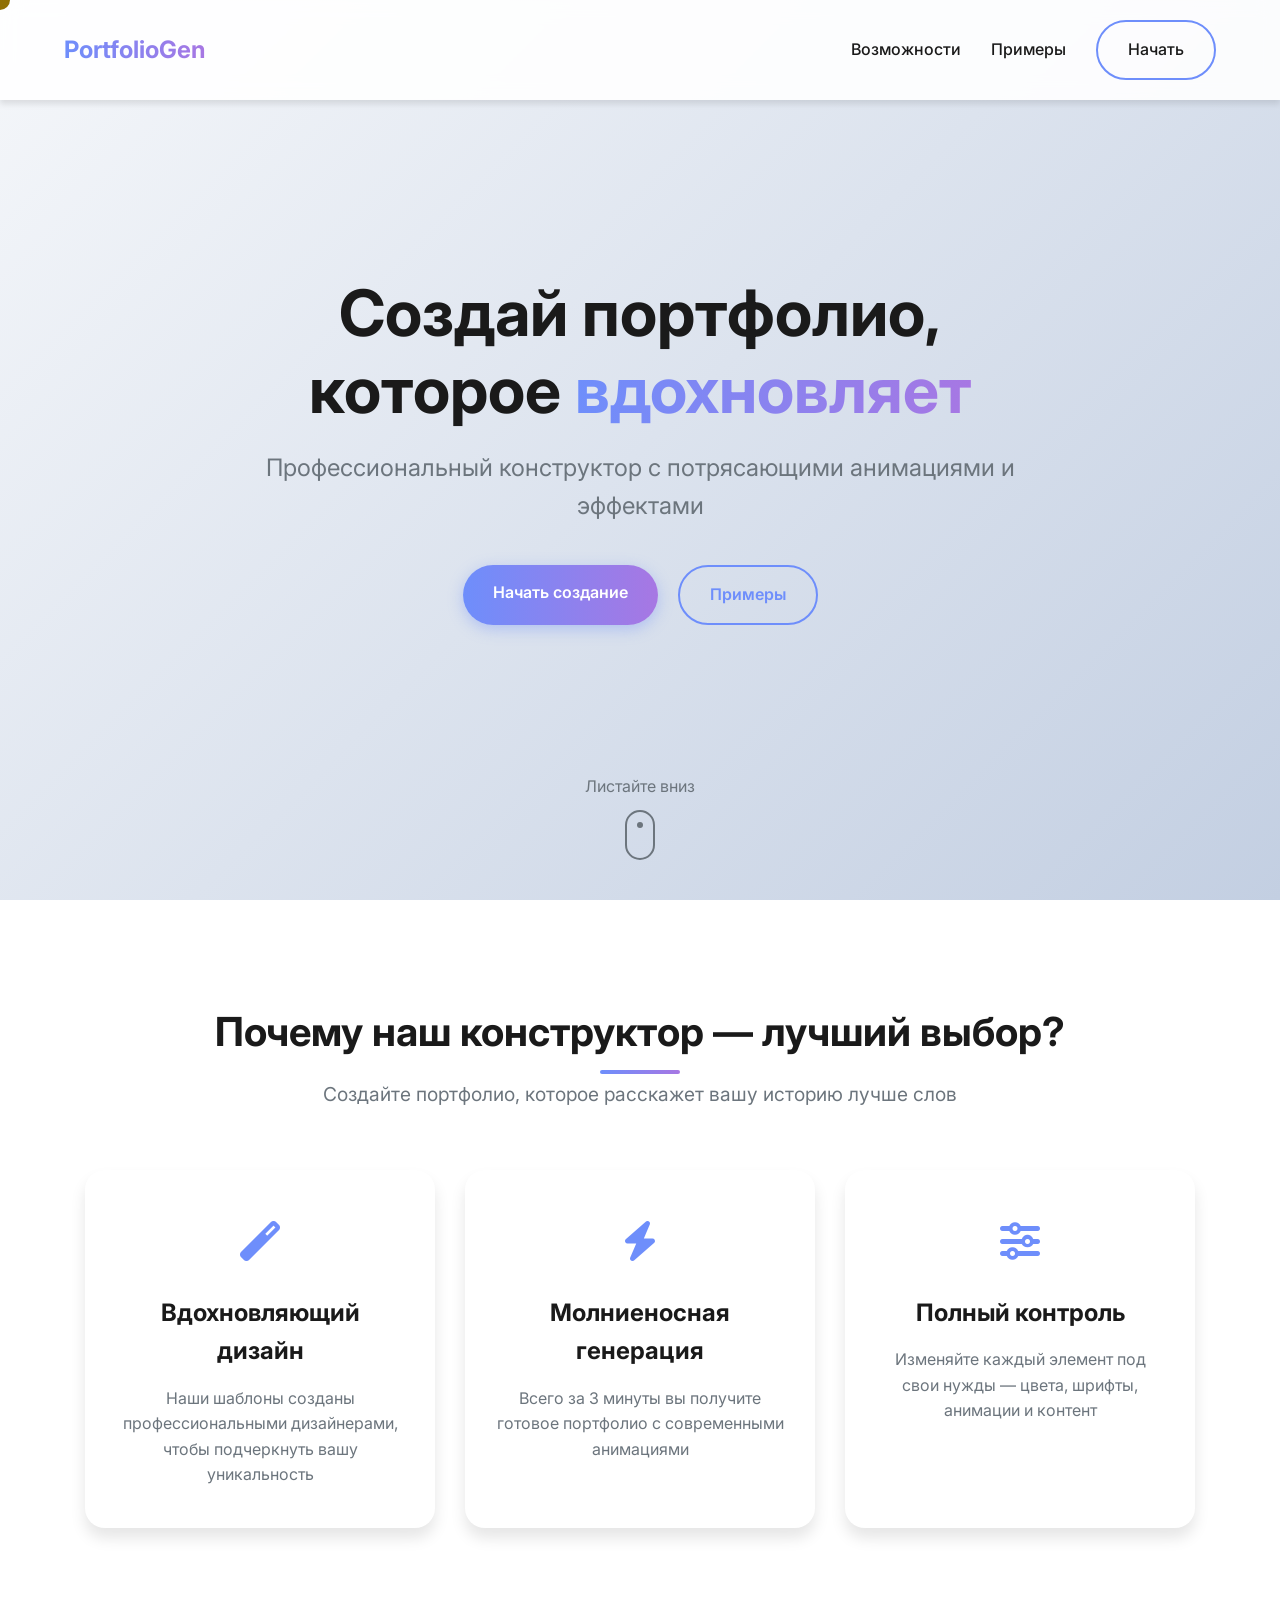
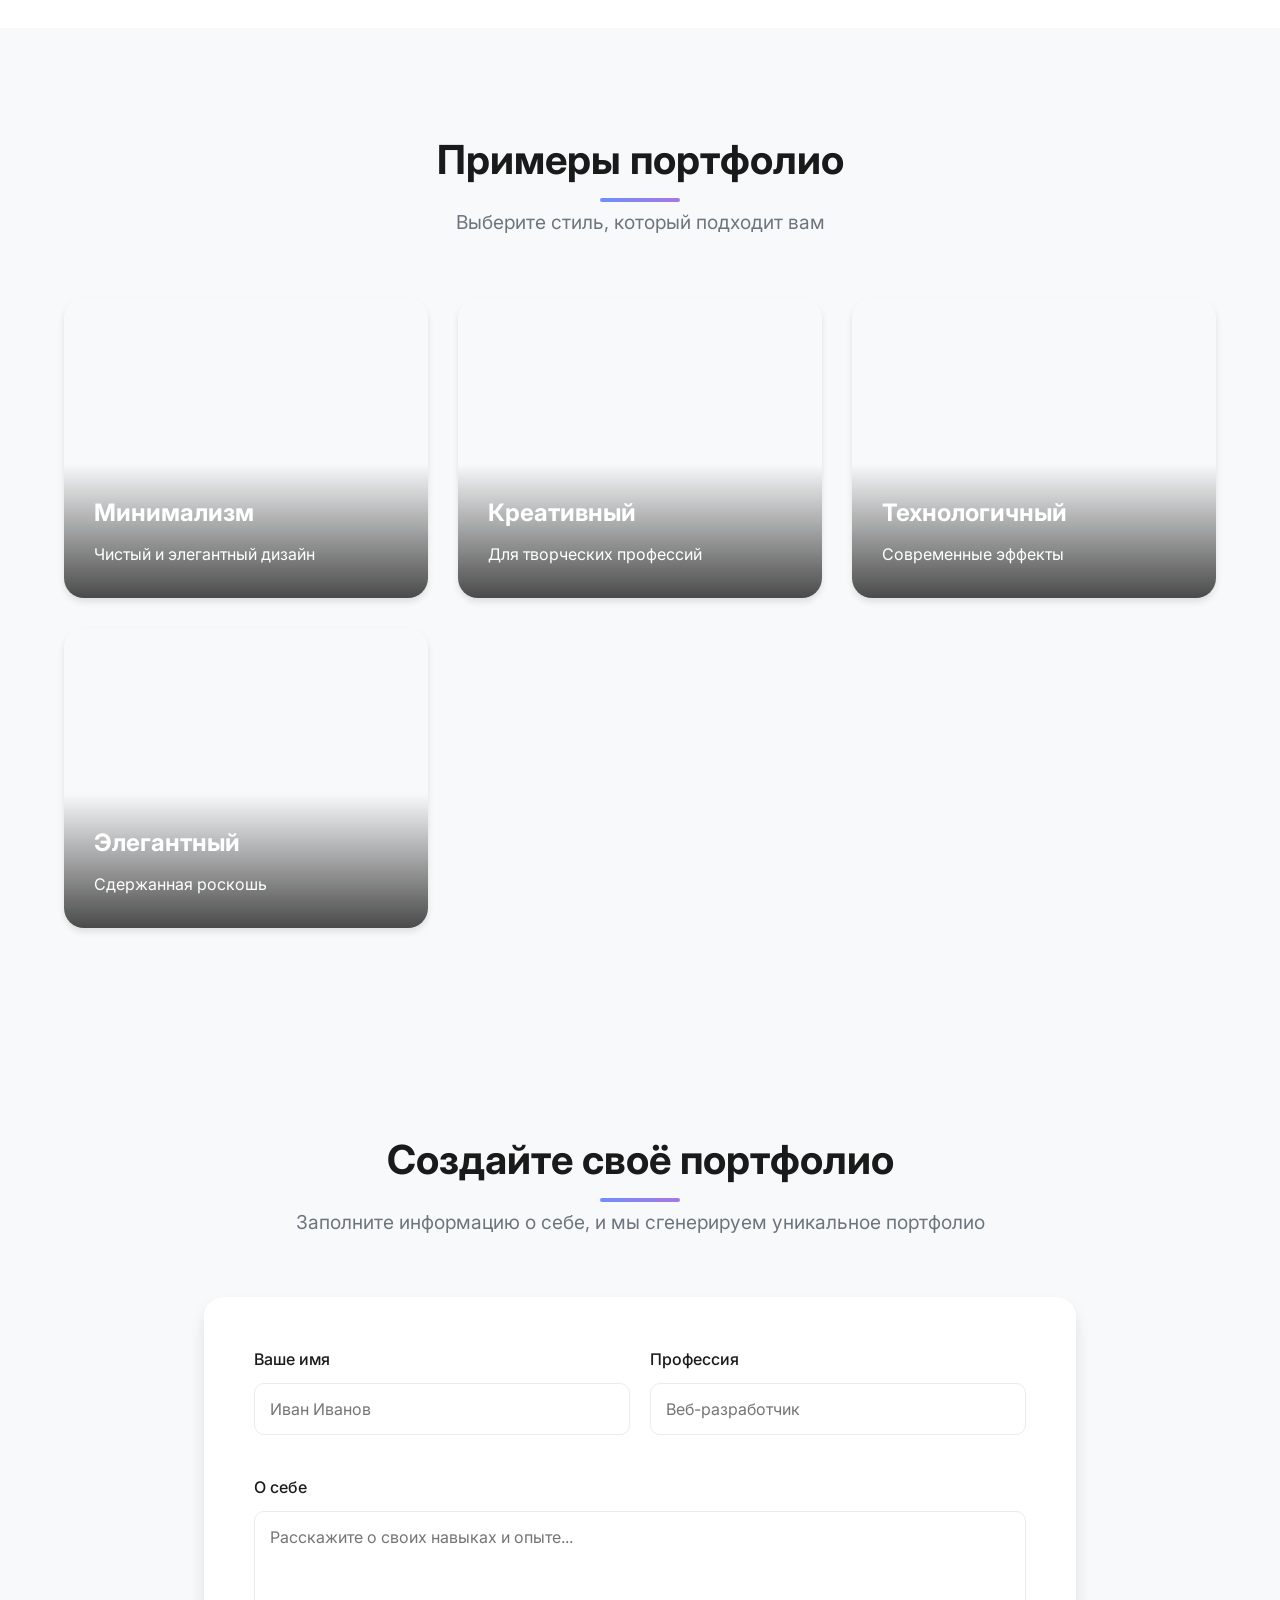
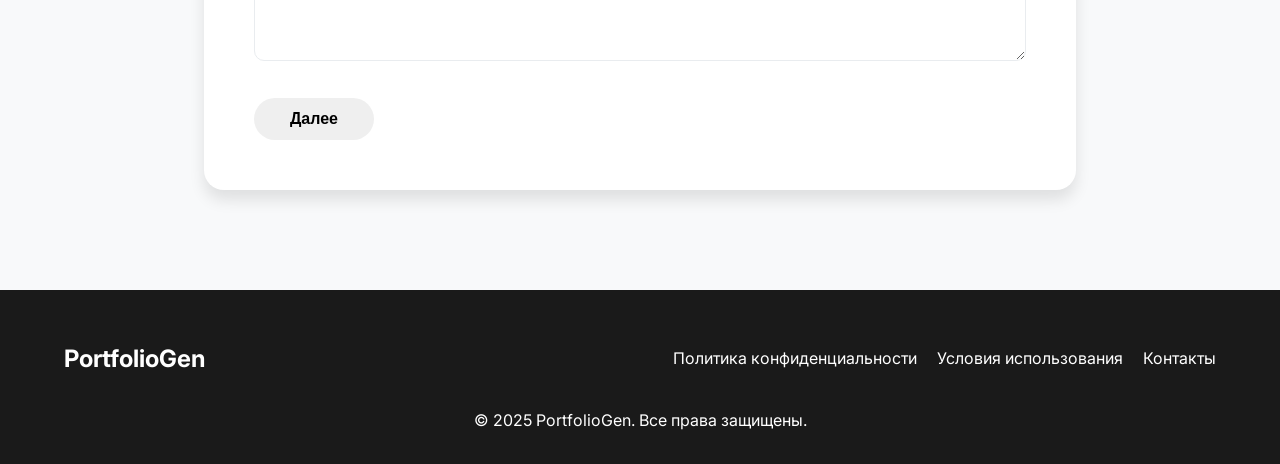
<file: index.html>
<!DOCTYPE html>
<html lang="ru">
<head>
    <meta charset="UTF-8">
    <meta name="viewport" content="width=device-width, initial-scale=1.0">
    <title>Portfolio Creator | Создай крутое портфолио</title>
    <link rel="stylesheet" href="https://cdnjs.cloudflare.com/ajax/libs/animate.css/4.1.1/animate.min.css">
    <link rel="stylesheet" href="https://fonts.googleapis.com/css2?family=Inter:wght@300;400;500;600;700&display=swap">
    <link rel="stylesheet" href="https://cdnjs.cloudflare.com/ajax/libs/font-awesome/6.0.0-beta3/css/all.min.css">
    <link rel="stylesheet" href="style.css">
</head>
<body>
    <div class="cursor"></div>
    <div class="particles"></div>
    
    <header class="animate__animated animate__fadeIn">
        <nav>
            <div class="logo">PortfolioGen</div>
            <div class="nav-links">
                <a href="#features">Возможности</a>
                <a href="#examples">Примеры</a>
                <a href="#start" class="btn btn-outline">Начать</a>
            </div>
            <div class="menu-toggle">
                <i class="fas fa-bars"></i>
            </div>
        </nav>
    </header>

    <main>
        <section class="hero animate__animated animate__fadeIn animate__delay-1s">
            <div class="hero-content">
                <h1 class="animate__animated animate__fadeInUp">Создай портфолио, <br>которое <span class="highlight">вдохновляет</span></h1>
                <p class="animate__animated animate__fadeInUp animate__delay-1s">Профессиональный конструктор с потрясающими анимациями и эффектами</p>
                <div class="hero-buttons animate__animated animate__fadeInUp animate__delay-2s">
                    <a href="#start" class="btn btn-primary">Начать создание</a>
                    <a href="#examples" class="btn btn-outline">Примеры</a>
                </div>
            </div>
            <div class="hero-scroll animate__animated animate__fadeIn animate__delay-3s">
                <span>Листайте вниз</span>
                <div class="scroll-icon"></div>
            </div>
        </section>

        <!-- В разделе features -->
        <section id="features" class="features">
            <div class="section-header">
                <h2>Почему наш конструктор — лучший выбор?</h2>
                <p>Создайте портфолио, которое расскажет вашу историю лучше слов</p>
            </div>
            <div class="feature-cards">
                <div class="card animate__animated">
                    <div class="icon"><i class="fas fa-magic"></i></div>
                    <h3>Вдохновляющий дизайн</h3>
                    <p>Наши шаблоны созданы профессиональными дизайнерами, чтобы подчеркнуть вашу уникальность</p>
                    <div class="feature-animation">
                        <div class="animation-dot"></div>
                        <div class="animation-dot"></div>
                        <div class="animation-dot"></div>
                    </div>
                </div>
                <div class="card animate__animated">
                    <div class="icon"><i class="fas fa-bolt"></i></div>
                    <h3>Молниеносная генерация</h3>
                    <p>Всего за 3 минуты вы получите готовое портфолио с современными анимациями</p>
                    <div class="feature-animation">
                        <div class="animation-line"></div>
                    </div>
                </div>
                <div class="card animate__animated">
                    <div class="icon"><i class="fas fa-sliders-h"></i></div>
                    <h3>Полный контроль</h3>
                    <p>Изменяйте каждый элемент под свои нужды — цвета, шрифты, анимации и контент</p>
                    <div class="feature-animation">
                    <div class="animation-circle"></div>
                    </div>
                </div>
            </div>
        </section>

        <section id="examples" class="examples">
            <div class="section-header">
                <h2>Примеры портфолио</h2>
                <p>Выберите стиль, который подходит вам</p>
            </div>
            <div class="portfolio-grid">
                <div class="portfolio-item" data-theme="minimal">
                    <div class="portfolio-content">
                        <h3>Минимализм</h3>
                        <p>Чистый и элегантный дизайн</p>
                    </div>
                </div>
                <div class="portfolio-item" data-theme="creative">
                    <div class="portfolio-content">
                        <h3>Креативный</h3>
                        <p>Для творческих профессий</p>
                    </div>
                </div>
                <div class="portfolio-item" data-theme="tech">
                    <div class="portfolio-content">
                        <h3>Технологичный</h3>
                        <p>Современные эффекты</p>
                    </div>
                </div>
                <div class="portfolio-item" data-theme="elegant">
                    <div class="portfolio-content">
                        <h3>Элегантный</h3>
                        <p>Сдержанная роскошь</p>
                    </div>
                </div>
            </div>
        </section>

        <section id="start" class="creator-section">
            <div class="section-header">
                <h2>Создайте своё портфолио</h2>
                <p>Заполните информацию о себе, и мы сгенерируем уникальное портфолио</p>
            </div>
            
            <form id="portfolio-form" class="portfolio-form">
                <div class="form-step active" data-step="1">
                    <div class="form-row">
                        <div class="form-group">
                            <label for="name">Ваше имя</label>
                            <input type="text" id="name" required placeholder="Иван Иванов">
                        </div>
                        <div class="form-group">
                            <label for="job">Профессия</label>
                            <input type="text" id="job" required placeholder="Веб-разработчик">
                        </div>
                    </div>
                    
                    <div class="form-group">
                        <label for="about">О себе</label>
                        <textarea id="about" required placeholder="Расскажите о своих навыках и опыте..."></textarea>
                    </div>
                    
                    <div class="form-nav">
                        <button type="button" class="btn btn-next" data-next="2">Далее</button>
                    </div>
                </div>
                
                <div class="form-step" data-step="2">
                    <div class="form-group">
                        <label for="skills">Навыки (через запятую)</label>
                        <input type="text" id="skills" required placeholder="HTML, CSS, JavaScript, Дизайн">
                    </div>
                    
                    <div class="form-group">
                        <label for="projects">Проекты (через запятую)</label>
                        <input type="text" id="projects" required placeholder="Корпоративный сайт, Лендинг, Мобильное приложение">
                    </div>
                    
                    <div class="form-group">
                        <label for="email">Email</label>
                        <input type="email" id="email" required placeholder="example@mail.com">
                    </div>
                    
                    <div class="form-nav">
                        <button type="button" class="btn btn-prev" data-prev="1">Назад</button>
                        <button type="button" class="btn btn-next" data-next="3">Далее</button>
                    </div>
                </div>
                
                <div class="form-step" data-step="3">
                    <div class="form-group">
                        <label for="theme">Выберите стиль</label>
                        <div class="theme-preview">
                            <div class="theme-option" data-theme="minimal">
                                <div class="theme-thumbnail" style="background: linear-gradient(135deg, #f5f7fa 0%, #c3cfe2 100%);"></div>
                                <span>Минимализм</span>
                            </div>
                            <div class="theme-option" data-theme="creative">
                                <div class="theme-thumbnail" style="background: linear-gradient(135deg, #ff7e5f 0%, #feb47b 100%);"></div>
                                <span>Креативный</span>
                            </div>
                            <div class="theme-option" data-theme="tech">
                                <div class="theme-thumbnail" style="background: linear-gradient(135deg, #43cea2 0%, #185a9d 100%);"></div>
                                <span>Технологичный</span>
                            </div>
                            <div class="theme-option" data-theme="elegant">
                                <div class="theme-thumbnail" style="background: linear-gradient(135deg, #614385 0%, #516395 100%);"></div>
                                <span>Элегантный</span>
                            </div>
                        </div>
                        <input type="hidden" id="theme" value="minimal">
                    </div>
                    
                    <div class="form-nav">
                        <button type="button" class="btn btn-prev" data-prev="2">Назад</button>
                        <button type="submit" class="btn btn-generate">Сгенерировать портфолио</button>
                    </div>
                </div>
            </form>
        </section>
    </main>

    <footer>
        <div class="footer-content">
            <div class="footer-logo">PortfolioGen</div>
            <div class="footer-links">
                <a href="#">Политика конфиденциальности</a>
                <a href="#">Условия использования</a>
                <a href="#">Контакты</a>
            </div>
        </div>
        <p>© 2025 PortfolioGen. Все права защищены.</p>
    </footer>

    <script src="script.js"></script>
</body>
</html>
</file>
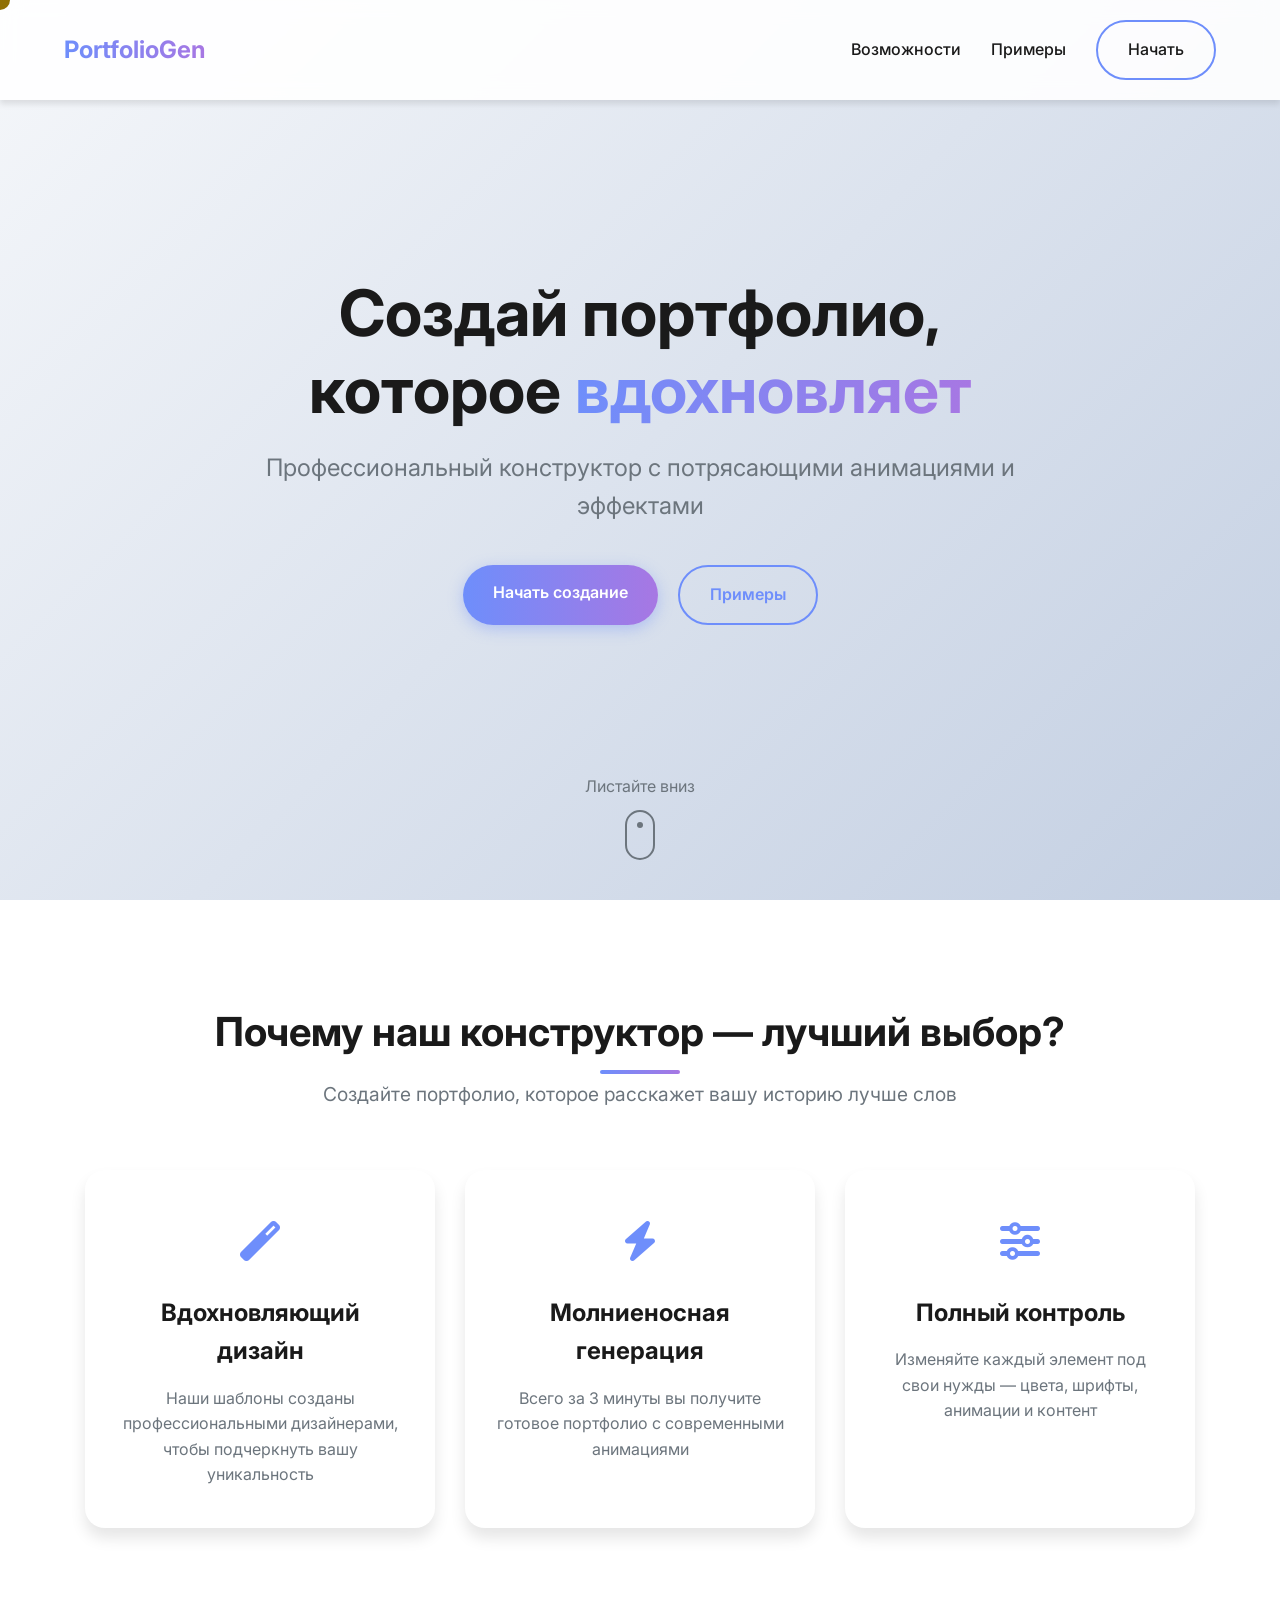
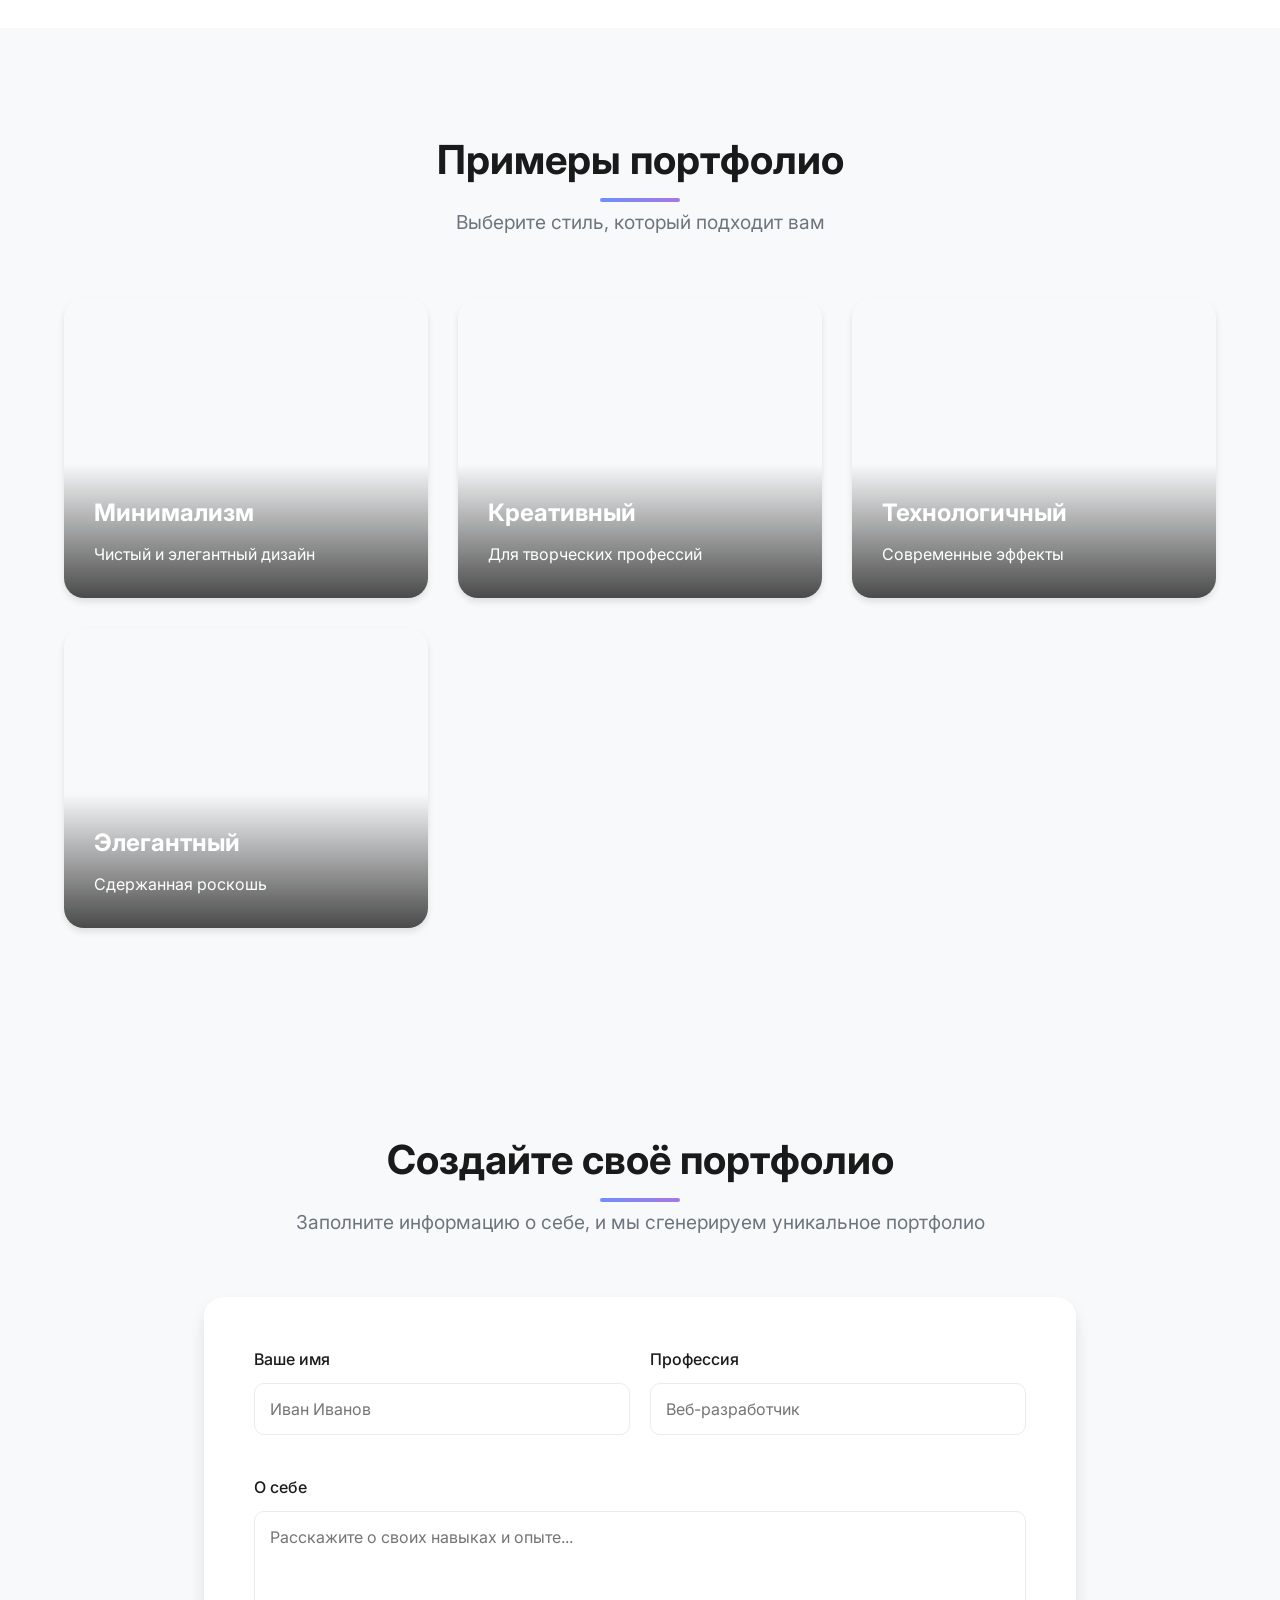
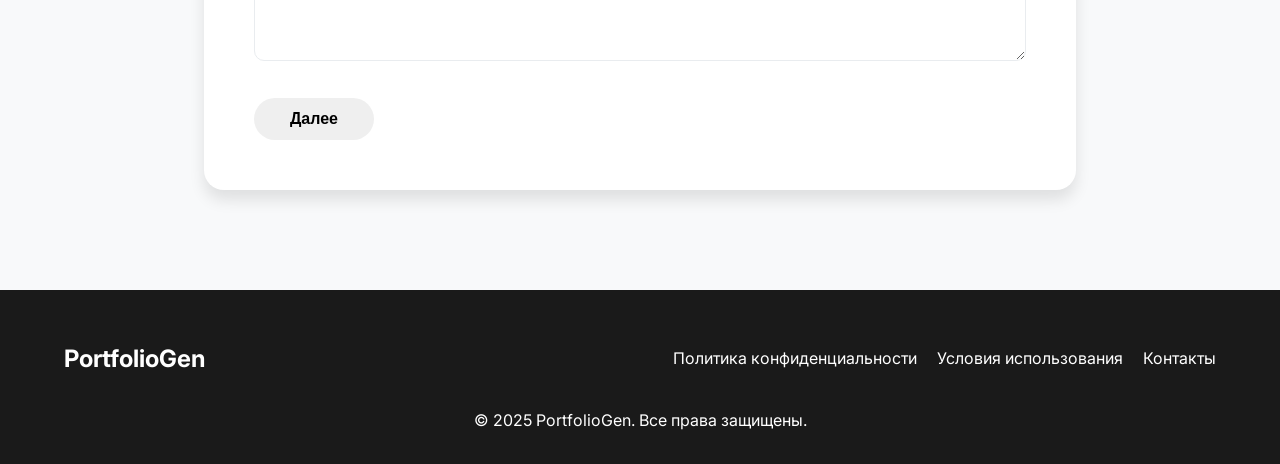
<file: portfolio.html>
<!DOCTYPE html>
<html lang="ru">
<head>
    <meta charset="UTF-8">
    <meta name="viewport" content="width=device-width, initial-scale=1.0">
    <title>Портфолио | Презентация</title>
    <link rel="stylesheet" href="https://cdnjs.cloudflare.com/ajax/libs/animate.css/4.1.1/animate.min.css">
    <link rel="stylesheet" href="https://fonts.googleapis.com/css2?family=Inter:wght@300;400;500;600;700&display=swap">
    <link rel="stylesheet" href="https://cdnjs.cloudflare.com/ajax/libs/font-awesome/6.0.0-beta3/css/all.min.css">
    <style>
        :root {
            --primary: #6e8efb;
            --primary-dark: #5a7df5;
            --secondary: #a777e3;
            --dark: #1a1a1a;
            --light: #f8f9fa;
            --white: #ffffff;
            --shadow: 0 4px 20px rgba(0, 0, 0, 0.1);
            --transition: all 0.4s cubic-bezier(0.175, 0.885, 0.32, 1.1);
        }

        * {
            margin: 0;
            padding: 0;
            box-sizing: border-box;
        }

        body {
            font-family: 'Inter', sans-serif;
            background-color: #f5f7fa;
            color: var(--dark);
            overflow-x: hidden;
        }

        /* Контейнер презентации */
        .portfolio-presentation {
            min-height: 100vh;
            display: flex;
            flex-direction: column;
        }

        /* Шапка */
        .presentation-header {
            background: linear-gradient(135deg, var(--primary), var(--secondary));
            color: white;
            padding: 20px 5%;
            display: flex;
            justify-content: space-between;
            align-items: center;
            box-shadow: var(--shadow);
            position: relative;
            z-index: 10;
        }

        .logo {
            font-size: 1.5rem;
            font-weight: 700;
        }

        .edit-btn {
            background: rgba(255, 255, 255, 0.2);
            color: white;
            border: none;
            padding: 10px 20px;
            border-radius: 50px;
            font-weight: 600;
            cursor: pointer;
            transition: var(--transition);
            display: flex;
            align-items: center;
            gap: 8px;
        }

        .edit-btn:hover {
            background: rgba(255, 255, 255, 0.3);
            transform: translateY(-2px);
        }

        /* Основное содержимое */
        .presentation-container {
            flex: 1;
            display: flex;
            position: relative;
        }

        /* Боковая панель */
        .presentation-sidebar {
            width: 300px;
            background: white;
            padding: 30px;
            box-shadow: var(--shadow);
            position: relative;
            z-index: 5;
            transform: translateX(-100%);
            transition: var(--transition);
        }

        .presentation-sidebar.open {
            transform: translateX(0);
        }

        .sidebar-header {
            display: flex;
            justify-content: space-between;
            margin-bottom: 30px;
        }

        .close-sidebar {
            background: none;
            border: none;
            font-size: 1.2rem;
            cursor: pointer;
            color: var(--dark);
        }

        .theme-options {
            display: grid;
            grid-template-columns: repeat(2, 1fr);
            gap: 15px;
            margin-bottom: 30px;
        }

        .theme-option {
            cursor: pointer;
            transition: var(--transition);
        }

        .theme-preview {
            width: 100%;
            height: 80px;
            border-radius: 10px;
            margin-bottom: 8px;
            border: 3px solid transparent;
            transition: var(--transition);
        }

        .theme-option.active .theme-preview {
            border-color: var(--primary);
            transform: scale(1.05);
        }

        /* Слайды */
        .slides-container {
            flex: 1;
            padding: 40px 5%;
            overflow-y: auto;
        }

        .slide {
            max-width: 1000px;
            margin: 0 auto;
            background: white;
            border-radius: 20px;
            padding: 50px;
            box-shadow: var(--shadow);
            margin-bottom: 40px;
            opacity: 0;
            transform: translateY(30px);
            transition: var(--transition);
            position: relative;
            overflow: hidden;
        }

        .slide.active {
            opacity: 1;
            transform: translateY(0);
        }

        .slide::after {
            content: '';
            position: absolute;
            top: 0;
            left: 0;
            width: 8px;
            height: 100%;
            background: linear-gradient(to bottom, var(--primary), var(--secondary));
        }

        /* Стили для разных слайдов */
        .welcome-slide {
            text-align: center;
        }

        .welcome-title {
            font-size: 3rem;
            margin-bottom: 20px;
            background: linear-gradient(90deg, var(--primary), var(--secondary));
            -webkit-background-clip: text;
            background-clip: text;
            color: transparent;
        }

        .welcome-subtitle {
            font-size: 1.5rem;
            color: var(--dark);
            margin-bottom: 40px;
        }

        .about-content {
            display: flex;
            gap: 40px;
            margin-top: 30px;
        }

        .about-text {
            flex: 1;
            line-height: 1.8;
            font-size: 1.1rem;
        }

        .skills-container {
            flex: 0 0 300px;
        }

        .skills-list {
            display: flex;
            flex-wrap: wrap;
            gap: 10px;
            margin-top: 20px;
        }

        .skill {
            background: rgba(110, 142, 251, 0.1);
            padding: 8px 16px;
            border-radius: 50px;
            font-size: 0.9rem;
            transition: var(--transition);
        }

        .skill:hover {
            background: rgba(110, 142, 251, 0.2);
            transform: translateY(-3px);
        }

        .projects-grid {
            display: grid;
            grid-template-columns: repeat(auto-fill, minmax(280px, 1fr));
            gap: 25px;
            margin-top: 40px;
        }

        .project-card {
            background: var(--light);
            border-radius: 15px;
            padding: 25px;
            transition: var(--transition);
        }

        .project-card:hover {
            transform: translateY(-5px);
            box-shadow: 0 10px 30px rgba(0, 0, 0, 0.1);
        }

        .project-card h3 {
            margin-bottom: 10px;
            color: var(--primary);
        }

        .contact-info {
            margin-top: 40px;
        }

        .contact-item {
            display: flex;
            align-items: center;
            gap: 15px;
            margin-bottom: 20px;
            padding: 15px;
            background: var(--light);
            border-radius: 10px;
            transition: var(--transition);
        }

        .contact-item:hover {
            transform: translateX(10px);
            background: rgba(110, 142, 251, 0.1);
        }

        .contact-icon {
            width: 40px;
            height: 40px;
            background: linear-gradient(135deg, var(--primary), var(--secondary));
            border-radius: 50%;
            display: flex;
            align-items: center;
            justify-content: center;
            color: white;
        }

        /* Навигация */
        .slide-nav {
            position: fixed;
            bottom: 30px;
            right: 30px;
            display: flex;
            gap: 15px;
            z-index: 100;
        }

        .nav-btn {
            width: 50px;
            height: 50px;
            border-radius: 50%;
            background: linear-gradient(135deg, var(--primary), var(--secondary));
            color: white;
            border: none;
            display: flex;
            align-items: center;
            justify-content: center;
            cursor: pointer;
            box-shadow: 0 5px 15px rgba(110, 142, 251, 0.4);
            transition: var(--transition);
        }

        .nav-btn:hover {
            transform: scale(1.1);
        }

        /* Кнопка настроек */
        .settings-btn {
            position: fixed;
            bottom: 30px;
            left: 30px;
            width: 50px;
            height: 50px;
            border-radius: 50%;
            background: var(--dark);
            color: white;
            border: none;
            display: flex;
            align-items: center;
            justify-content: center;
            cursor: pointer;
            box-shadow: var(--shadow);
            z-index: 100;
            transition: var(--transition);
        }

        .settings-btn:hover {
            transform: rotate(30deg);
        }

        /* Адаптивность */
        @media (max-width: 992px) {
            .about-content {
                flex-direction: column;
            }
            
            .welcome-title {
                font-size: 2.5rem;
            }
        }

        @media (max-width: 768px) {
            .slide {
                padding: 30px;
            }
            
            .presentation-sidebar {
                width: 280px;
                padding: 20px;
            }
        }

        @media (max-width: 576px) {
            .welcome-title {
                font-size: 2rem;
            }
            
            .welcome-subtitle {
                font-size: 1.2rem;
            }
            
            .slide {
                padding: 25px 20px;
            }
            
            .projects-grid {
                grid-template-columns: 1fr;
            }
        }
    </style>
</head>
<body>
    <div class="portfolio-presentation">
        <!-- Шапка -->
        <header class="presentation-header">
            <div class="logo">PortfolioGen</div>
            <button class="edit-btn" onclick="window.location.href='index.html'">
                <i class="fas fa-edit"></i> Редактировать
            </button>
        </header>

        <!-- Основное содержимое -->
        <div class="presentation-container">
            <!-- Боковая панель -->
            <aside class="presentation-sidebar">
                <div class="sidebar-header">
                    <h3>Настройки презентации</h3>
                    <button class="close-sidebar">
                        <i class="fas fa-times"></i>
                    </button>
                </div>
                
                <h4>Цветовая тема</h4>
                <div class="theme-options">
                    <div class="theme-option active" data-theme="minimal">
                        <div class="theme-preview" style="background: linear-gradient(135deg, #6e8efb 0%, #a777e3 100%);"></div>
                        <span>Минимализм</span>
                    </div>
                    <div class="theme-option" data-theme="creative">
                        <div class="theme-preview" style="background: linear-gradient(135deg, #ff7e5f 0%, #feb47b 100%);"></div>
                        <span>Креативный</span>
                    </div>
                    <div class="theme-option" data-theme="tech">
                        <div class="theme-preview" style="background: linear-gradient(135deg, #43cea2 0%, #185a9d 100%);"></div>
                        <span>Технологичный</span>
                    </div>
                    <div class="theme-option" data-theme="elegant">
                        <div class="theme-preview" style="background: linear-gradient(135deg, #614385 0%, #516395 100%);"></div>
                        <span>Элегантный</span>
                    </div>
                </div>
                
                <h4>Анимации</h4>
                <div style="margin-top: 15px;">
                    <label style="display: flex; align-items: center; gap: 10px; margin-bottom: 10px;">
                        <input type="radio" name="animation" value="fade" checked>
                        <span>Плавное появление</span>
                    </label>
                    <label style="display: flex; align-items: center; gap: 10px; margin-bottom: 10px;">
                        <input type="radio" name="animation" value="slide">
                        <span>Скольжение</span>
                    </label>
                </div>
            </aside>

            <!-- Слайды -->
            <main class="slides-container">
                <!-- Слайд 1: Приветствие -->
                <section class="slide welcome-slide active">
                    <h1 class="welcome-title">Добро пожаловать на мой сайт-портфолио</h1>
                    <p class="welcome-subtitle" id="welcome-subtitle">Я [Имя], [Профессия]</p>
                    <div style="margin-top: 50px;">
                        <button class="nav-btn" onclick="nextSlide()">
                            <i class="fas fa-chevron-right"></i>
                        </button>
                    </div>
                </section>

                <!-- Слайд 2: Обо мне -->
                <section class="slide about-slide">
                    <h2>Обо мне</h2>
                    <div class="about-content">
                        <div class="about-text" id="about-text">
                            Здесь будет информация о вас, вашем опыте и профессиональных навыках.
                        </div>
                        <div class="skills-container">
                            <h3>Мои навыки</h3>
                            <div class="skills-list" id="skills-list">
                                <!-- Навыки будут здесь -->
                            </div>
                        </div>
                    </div>
                </section>

                <!-- Слайд 3: Проекты -->
                <section class="slide projects-slide">
                    <h2>Мои проекты</h2>
                    <div class="projects-grid" id="projects-grid">
                        <!-- Проекты будут здесь -->
                    </div>
                </section>

                <!-- Слайд 4: Контакты -->
                <section class="slide contact-slide">
                    <h2>Свяжитесь со мной</h2>
                    <div class="contact-info">
                        <div class="contact-item">
                            <div class="contact-icon">
                                <i class="fas fa-envelope"></i>
                            </div>
                            <span id="contact-email">example@email.com</span>
                        </div>
                        <div class="contact-item">
                            <div class="contact-icon">
                                <i class="fas fa-phone-alt"></i>
                            </div>
                            <span id="contact-phone">+7 (123) 456-78-90</span>
                        </div>
                        <div class="contact-item">
                            <div class="contact-icon">
                                <i class="fas fa-map-marker-alt"></i>
                            </div>
                            <span id="contact-location">Москва, Россия</span>
                        </div>
                    </div>
                </section>
            </main>
        </div>

        <!-- Кнопка настроек -->
        <button class="settings-btn" id="settings-btn">
            <i class="fas fa-cog"></i>
        </button>

        <!-- Навигация -->
        <div class="slide-nav">
            <button class="nav-btn" onclick="prevSlide()">
                <i class="fas fa-chevron-left"></i>
            </button>
            <button class="nav-btn" onclick="nextSlide()">
                <i class="fas fa-chevron-right"></i>
            </button>
        </div>
    </div>

    <script>
        // Получаем данные из localStorage
        const portfolioData = JSON.parse(localStorage.getItem('portfolioData'));
        
        if (!portfolioData) {
            alert('Данные не найдены. Пожалуйста, заполните форму сначала.');
            window.location.href = 'index.html';
        }

        // Текущий слайд
        let currentSlide = 1;
        const totalSlides = 4;

        // DOM элементы
        const slides = document.querySelectorAll('.slide');
        const sidebar = document.querySelector('.presentation-sidebar');
        const settingsBtn = document.getElementById('settings-btn');
        const themeOptions = document.querySelectorAll('.theme-option');

        // Заполняем данные
        document.getElementById('welcome-subtitle').textContent = 
            `Я ${portfolioData.name}, ${portfolioData.job}`;
        document.getElementById('about-text').textContent = portfolioData.about;
        document.getElementById('contact-email').textContent = portfolioData.email;
        document.getElementById('contact-email').parentElement.href = `mailto:${portfolioData.email}`;

        // Заполняем навыки
        const skillsList = document.getElementById('skills-list');
        portfolioData.skills.forEach(skill => {
            const skillElement = document.createElement('div');
            skillElement.className = 'skill';
            skillElement.textContent = skill;
            skillsList.appendChild(skillElement);
        });

        // Заполняем проекты
        const projectsGrid = document.getElementById('projects-grid');
        portfolioData.projects.forEach(project => {
            const projectCard = document.createElement('div');
            projectCard.className = 'project-card';
            projectCard.innerHTML = `
                <h3>${project}</h3>
                <p>Подробное описание проекта и достигнутых результатов</p>
            `;
            projectsGrid.appendChild(projectCard);
        });

        // Функции навигации
        function showSlide(n) {
            // Скрываем все слайды
            slides.forEach(slide => slide.classList.remove('active'));
            
            // Показываем нужный слайд
            slides[n - 1].classList.add('active');
            currentSlide = n;
        }

        function nextSlide() {
            if (currentSlide < totalSlides) {
                showSlide(currentSlide + 1);
            }
        }

        function prevSlide() {
            if (currentSlide > 1) {
                showSlide(currentSlide - 1);
            }
        }

        // Открытие/закрытие боковой панели
        settingsBtn.addEventListener('click', () => {
            sidebar.classList.toggle('open');
        });

        closeSidebar.addEventListener('click', () => {
            sidebar.classList.remove('open');
        });

        // Смена темы
        themeOptions.forEach(option => {
            option.addEventListener('click', () => {
                themeOptions.forEach(opt => opt.classList.remove('active'));
                option.classList.add('active');
                
                // Здесь можно добавить логику смены темы
                // Например, изменять CSS-переменные
            });
        });

        // Навигация клавиатурой
        document.addEventListener('keydown', (e) => {
            if (e.key === 'ArrowRight') nextSlide();
            if (e.key === 'ArrowLeft') prevSlide();
        });

        // Инициализация
        showSlide(1);
    </script>
</body>
</html>
</file>
<file: style.css>
:root {
    --primary: #6e8efb;
    --primary-dark: #5a7df5;
    --secondary: #a777e3;
    --dark: #1a1a1a;
    --light: #f8f9fa;
    --gray: #6c757d;
    --light-gray: #e9ecef;
    --white: #ffffff;
    --black: #000000;
    --shadow: 0 4px 6px rgba(0, 0, 0, 0.1);
    --shadow-lg: 0 10px 15px rgba(0, 0, 0, 0.1);
    --transition: all 0.3s ease;
}

* {
    margin: 0;
    padding: 0;
    box-sizing: border-box;
}

body {
    font-family: 'Inter', sans-serif;
    background-color: var(--light);
    color: var(--dark);
    overflow-x: hidden;
    line-height: 1.6;
}

/* Кастомный курсор */
.cursor {
    position: fixed;
    width: 20px;
    height: 20px;
    border-radius: 50%;
    background-color: var(--primary);
    pointer-events: none;
    mix-blend-mode: difference;
    z-index: 9999;
    transform: translate(-50%, -50%);
    transition: transform 0.1s ease, width 0.3s ease, height 0.3s ease;
}

.cursor.hovered {
    width: 40px;
    height: 40px;
    background-color: rgba(110, 142, 251, 0.3);
}

/* Частицы фона */
.particles {
    position: fixed;
    top: 0;
    left: 0;
    width: 100%;
    height: 100%;
    z-index: -1;
    background-color: var(--light);
}

/* Header */
header {
    position: fixed;
    top: 0;
    left: 0;
    width: 100%;
    padding: 20px 5%;
    z-index: 1000;
    background-color: rgba(255, 255, 255, 0.9);
    backdrop-filter: blur(10px);
    box-shadow: var(--shadow);
    transition: var(--transition);
}

header.scrolled {
    padding: 15px 5%;
    background-color: rgba(255, 255, 255, 0.98);
}

nav {
    display: flex;
    justify-content: space-between;
    align-items: center;
}

.logo {
    font-size: 1.5rem;
    font-weight: 700;
    color: var(--primary);
    background: linear-gradient(90deg, var(--primary), var(--secondary));
    -webkit-background-clip: text;
    background-clip: text;
    color: transparent;
}

.nav-links {
    display: flex;
    align-items: center;
}

.nav-links a {
    margin-left: 30px;
    text-decoration: none;
    color: var(--dark);
    font-weight: 500;
    transition: var(--transition);
    position: relative;
}

.nav-links a:hover {
    color: var(--primary);
}

.nav-links a::after {
    content: '';
    position: absolute;
    bottom: -5px;
    left: 0;
    width: 0;
    height: 2px;
    background: var(--primary);
    transition: var(--transition);
}

.nav-links a:hover::after {
    width: 100%;
}

.menu-toggle {
    display: none;
    font-size: 1.5rem;
    cursor: pointer;
}

/* Hero section */
.hero {
    height: 100vh;
    display: flex;
    flex-direction: column;
    justify-content: center;
    align-items: center;
    text-align: center;
    padding: 0 5%;
    position: relative;
    background: linear-gradient(135deg, #f5f7fa 0%, #c3cfe2 100%);
    overflow: hidden;
}

.hero-content {
    max-width: 800px;
    position: relative;
    z-index: 1;
}

.hero h1 {
    font-size: 4rem;
    margin-bottom: 20px;
    line-height: 1.2;
    font-weight: 700;
}

.highlight {
    background: linear-gradient(90deg, var(--primary), var(--secondary));
    -webkit-background-clip: text;
    background-clip: text;
    color: transparent;
    position: relative;
}

.hero p {
    font-size: 1.5rem;
    color: var(--gray);
    margin-bottom: 40px;
}

.hero-buttons {
    display: flex;
    gap: 20px;
    justify-content: center;
}

.btn {
    display: inline-block;
    padding: 15px 30px;
    border-radius: 50px;
    font-size: 1rem;
    font-weight: 600;
    text-decoration: none;
    transition: var(--transition);
    cursor: pointer;
    border: none;
    position: relative;
    overflow: hidden;
}

.btn::after {
    content: '';
    position: absolute;
    top: 50%;
    left: 50%;
    width: 5px;
    height: 5px;
    background: rgba(255, 255, 255, 0.5);
    opacity: 0;
    border-radius: 100%;
    transform: scale(1, 1) translate(-50%, -50%);
    transform-origin: 50% 50%;
}

.btn:focus:not(:active)::after {
    animation: ripple 0.6s ease-out;
}

@keyframes ripple {
    0% {
        transform: scale(0, 0);
        opacity: 0.5;
    }
    100% {
        transform: scale(20, 20);
        opacity: 0;
    }
}

.btn-primary {
    background: linear-gradient(90deg, var(--primary), var(--secondary));
    color: var(--white);
    box-shadow: 0 4px 15px rgba(110, 142, 251, 0.4);
}

.btn-primary:hover {
    transform: translateY(-3px);
    box-shadow: 0 10px 20px rgba(110, 142, 251, 0.4);
}

.btn-outline {
    background: transparent;
    color: var(--primary);
    border: 2px solid var(--primary);
}

.btn-outline:hover {
    background: var(--primary);
    color: var(--white);
    transform: translateY(-3px);
    box-shadow: 0 10px 20px rgba(110, 142, 251, 0.2);
}

.btn-next, .btn-prev {
    padding: 12px 25px;
    min-width: 120px;
}

.btn-generate {
    background: linear-gradient(90deg, var(--primary), var(--secondary));
    color: var(--white);
    box-shadow: 0 4px 15px rgba(110, 142, 251, 0.4);
    width: auto;
}

.btn-generate:hover {
    transform: translateY(-3px);
    box-shadow: 0 10px 20px rgba(110, 142, 251, 0.4);
}

.hero-scroll {
    position: absolute;
    bottom: 40px;
    display: flex;
    flex-direction: column;
    align-items: center;
    color: var(--gray);
}

.scroll-icon {
    width: 30px;
    height: 50px;
    border: 2px solid var(--gray);
    border-radius: 15px;
    margin-top: 10px;
    position: relative;
}

.scroll-icon::after {
    content: '';
    position: absolute;
    top: 10px;
    left: 50%;
    width: 6px;
    height: 6px;
    background: var(--gray);
    border-radius: 50%;
    transform: translateX(-50%);
    animation: scroll 2s infinite;
}

@keyframes scroll {
    0% { top: 10px; opacity: 1; }
    100% { top: 25px; opacity: 0; }
}

/* Sections */
section {
    padding: 100px 5%;
    position: relative;
}

.section-header {
    text-align: center;
    margin-bottom: 60px;
}

.section-header h2 {
    font-size: 2.5rem;
    margin-bottom: 15px;
    position: relative;
    display: inline-block;
}

.section-header h2::after {
    content: '';
    position: absolute;
    bottom: -10px;
    left: 50%;
    transform: translateX(-50%);
    width: 80px;
    height: 4px;
    background: linear-gradient(90deg, var(--primary), var(--secondary));
    border-radius: 2px;
}

.section-header p {
    color: var(--gray);
    font-size: 1.2rem;
    max-width: 700px;
    margin: 0 auto;
}

/* Features */
.features {
    background-color: var(--white);
}

.feature-cards {
    display: flex;
    justify-content: center;
    gap: 30px;
    flex-wrap: wrap;
}

.card {
    flex: 1;
    min-width: 300px;
    max-width: 350px;
    padding: 40px 30px;
    border-radius: 20px;
    background-color: var(--white);
    box-shadow: var(--shadow-lg);
    transition: var(--transition);
    text-align: center;
    opacity: 0;
    transform: translateY(30px);
}

.card.animate__fadeInUp {
    opacity: 1;
    transform: translateY(0);
}

.card:hover {
    transform: translateY(-10px) !important;
    box-shadow: 0 15px 40px rgba(0, 0, 0, 0.1);
}

.card .icon {
    font-size: 2.5rem;
    margin-bottom: 20px;
    color: var(--primary);
}

.card h3 {
    font-size: 1.5rem;
    margin-bottom: 15px;
}

.card p {
    color: var(--gray);
    line-height: 1.6;
}

/* Examples */
.examples {
    background-color: var(--light);
}

.portfolio-grid {
    display: grid;
    grid-template-columns: repeat(auto-fit, minmax(280px, 1fr));
    gap: 30px;
}

.portfolio-item {
    height: 300px;
    border-radius: 20px;
    overflow: hidden;
    position: relative;
    transition: var(--transition);
    box-shadow: var(--shadow);
}

.portfolio-item:hover {
    transform: scale(1.03);
    box-shadow: 0 15px 30px rgba(0, 0, 0, 0.2);
}

.portfolio-content {
    position: absolute;
    bottom: 0;
    left: 0;
    width: 100%;
    padding: 30px;
    color: var(--white);
    background: linear-gradient(transparent, rgba(0, 0, 0, 0.7));
    text-align: left;
}

.portfolio-content h3 {
    font-size: 1.5rem;
    margin-bottom: 10px;
}

/* Creator section */
.creator-section {
    max-width: 1000px;
    margin: 0 auto;
}

.portfolio-form {
    background-color: var(--white);
    padding: 50px;
    border-radius: 20px;
    box-shadow: var(--shadow-lg);
}

.form-step {
    display: none;
}

.form-step.active {
    display: block;
    animation: fadeIn 0.5s ease;
}

@keyframes fadeIn {
    from { opacity: 0; transform: translateY(20px); }
    to { opacity: 1; transform: translateY(0); }
}

.form-row {
    display: flex;
    gap: 20px;
    margin-bottom: 20px;
}

.form-group {
    flex: 1;
    margin-bottom: 20px;
    position: relative;
}

.form-group label {
    display: block;
    margin-bottom: 10px;
    font-weight: 500;
}

.form-group input,
.form-group textarea,
.form-group select {
    width: 100%;
    padding: 15px;
    border: 1px solid var(--light-gray);
    border-radius: 10px;
    font-family: 'Inter', sans-serif;
    font-size: 1rem;
    transition: var(--transition);
}

.form-group input:focus,
.form-group textarea:focus,
.form-group select:focus {
    outline: none;
    border-color: var(--primary);
    box-shadow: 0 0 0 3px rgba(110, 142, 251, 0.2);
}

.form-group textarea {
    min-height: 150px;
    resize: vertical;
}

.form-nav {
    display: flex;
    justify-content: space-between;
    margin-top: 30px;
}

.theme-preview {
    display: grid;
    grid-template-columns: repeat(auto-fit, minmax(150px, 1fr));
    gap: 20px;
    margin-top: 20px;
}

.theme-option {
    cursor: pointer;
    text-align: center;
    transition: var(--transition);
}

.theme-option:hover {
    transform: translateY(-5px);
}

.theme-thumbnail {
    width: 100%;
    height: 100px;
    border-radius: 10px;
    margin-bottom: 10px;
    box-shadow: var(--shadow);
    transition: var(--transition);
}

.theme-option.active .theme-thumbnail {
    box-shadow: 0 0 0 3px var(--primary);
}

/* Footer */
footer {
    text-align: center;
    padding: 50px 5% 30px;
    background-color: var(--dark);
    color: var(--white);
}

.footer-content {
    max-width: 1200px;
    margin: 0 auto 30px;
    display: flex;
    justify-content: space-between;
    align-items: center;
    flex-wrap: wrap;
    gap: 30px;
}

.footer-logo {
    font-size: 1.5rem;
    font-weight: 700;
    color: var(--white);
}

.footer-links {
    display: flex;
    gap: 20px;
    flex-wrap: wrap;
}

.footer-links a {
    color: var(--white);
    text-decoration: none;
    transition: var(--transition);
}

.footer-links a:hover {
    color: var(--primary);
}

/* Анимации */
.animate__animated {
    opacity: 0;
}

.animate__fadeIn {
    animation: fadeIn 1s forwards;
}

.animate__fadeInUp {
    animation: fadeInUp 1s forwards;
}

.animate__delay-1s {
    animation-delay: 0.5s;
}

.animate__delay-2s {
    animation-delay: 1s;
}

.animate__delay-3s {
    animation-delay: 1.5s;
}

@keyframes fadeIn {
    from { opacity: 0; }
    to { opacity: 1; }
}

@keyframes fadeInUp {
    from { 
        opacity: 0;
        transform: translateY(30px);
    }
    to { 
        opacity: 1;
        transform: translateY(0);
    }
}

/* Адаптивность */
@media (max-width: 992px) {
    .hero h1 {
        font-size: 3rem;
    }
    
    .hero p {
        font-size: 1.2rem;
    }
    
    .form-row {
        flex-direction: column;
        gap: 0;
    }
}

@media (max-width: 768px) {
    .nav-links {
        display: none;
    }
    
    .menu-toggle {
        display: block;
    }
    
    .hero h1 {
        font-size: 2.5rem;
    }
    
    .hero-buttons {
        flex-direction: column;
        gap: 15px;
    }
    
    .btn {
        width: 100%;
    }
    
    .portfolio-form {
        padding: 30px 20px;
    }
}

@media (max-width: 480px) {
    .hero h1 {
        font-size: 2rem;
    }
    
    .section-header h2 {
        font-size: 2rem;
    }
    
    .card {
        min-width: 100%;
    }
/* Анимации для features */
.feature-animation {
    position: absolute;
    bottom: 20px;
    right: 20px;
    width: 60px;
    height: 60px;
    overflow: hidden;
}

.animation-dot {
    position: absolute;
    width: 8px;
    height: 8px;
    background: var(--primary);
    border-radius: 50%;
    opacity: 0.7;
}

.animation-dot:nth-child(1) {
    top: 10px;
    left: 10px;
    animation: float 3s ease-in-out infinite;
}

.animation-dot:nth-child(2) {
    top: 30px;
    left: 20px;
    animation: float 3s ease-in-out infinite reverse;
    animation-delay: 0.5s;
}

.animation-dot:nth-child(3) {
    top: 20px;
    left: 40px;
    animation: float 3s ease-in-out infinite;
    animation-delay: 1s;
}

.animation-line {
    position: absolute;
    width: 40px;
    height: 3px;
    background: var(--primary);
    top: 50%;
    left: 10px;
    transform: translateY(-50%);
    animation: pulse 2s ease-in-out infinite;
}

.animation-circle {
    position: absolute;
    width: 30px;
    height: 30px;
    border: 3px solid var(--primary);
    border-radius: 50%;
    top: 15px;
    left: 15px;
    animation: scale 3s ease-in-out infinite;
}

@keyframes float {
    0%, 100% { transform: translateY(0); }
    50% { transform: translateY(-10px); }
}

@keyframes pulse {
    0%, 100% { width: 40px; opacity: 0.7; }
    50% { width: 50px; opacity: 1; }
}

@keyframes scale {
    0%, 100% { transform: scale(1); opacity: 0.7; }
    50% { transform: scale(1.2); opacity: 1; }
}

/* Форма - чтобы не скроллилось наверх */
.form-step {
    display: none;
    animation: none !important;
}

.form-step.active {
    display: block;
    opacity: 1 !important;
    transform: none !important;
}
}
</file>
